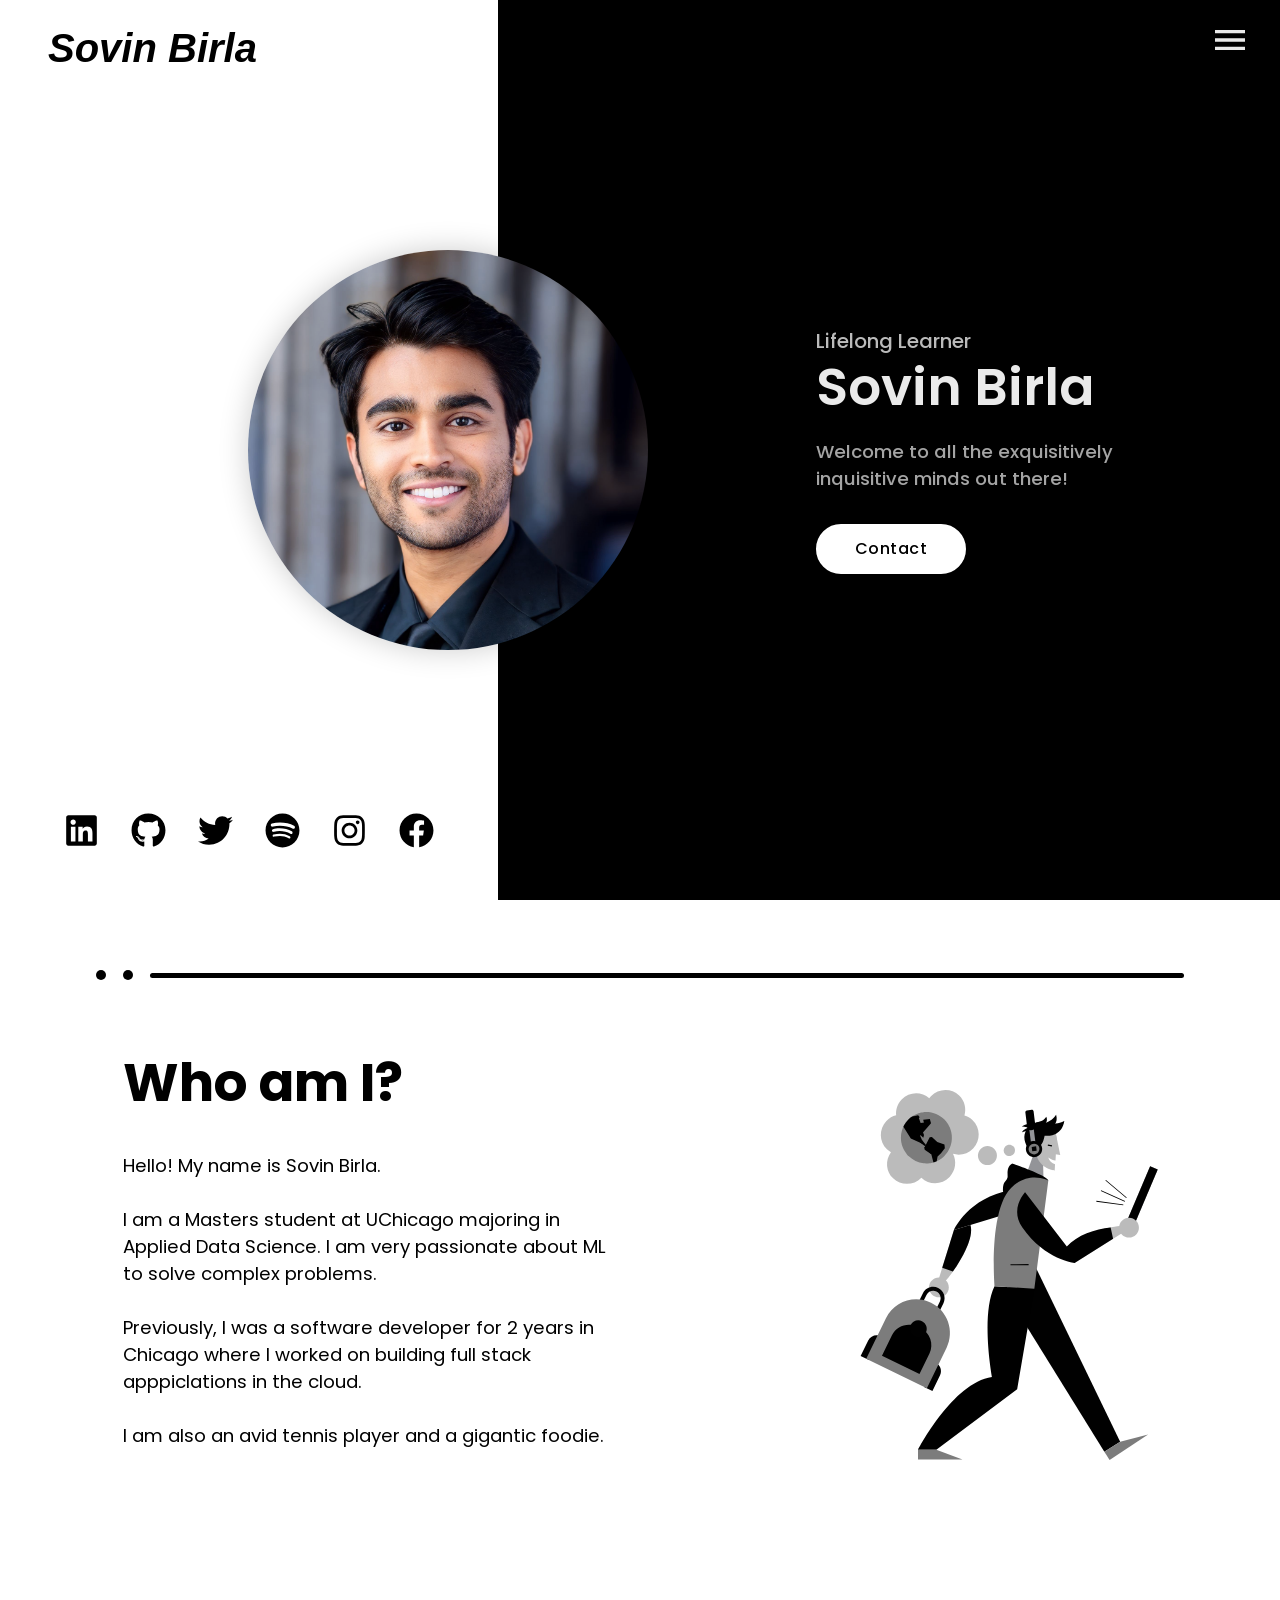
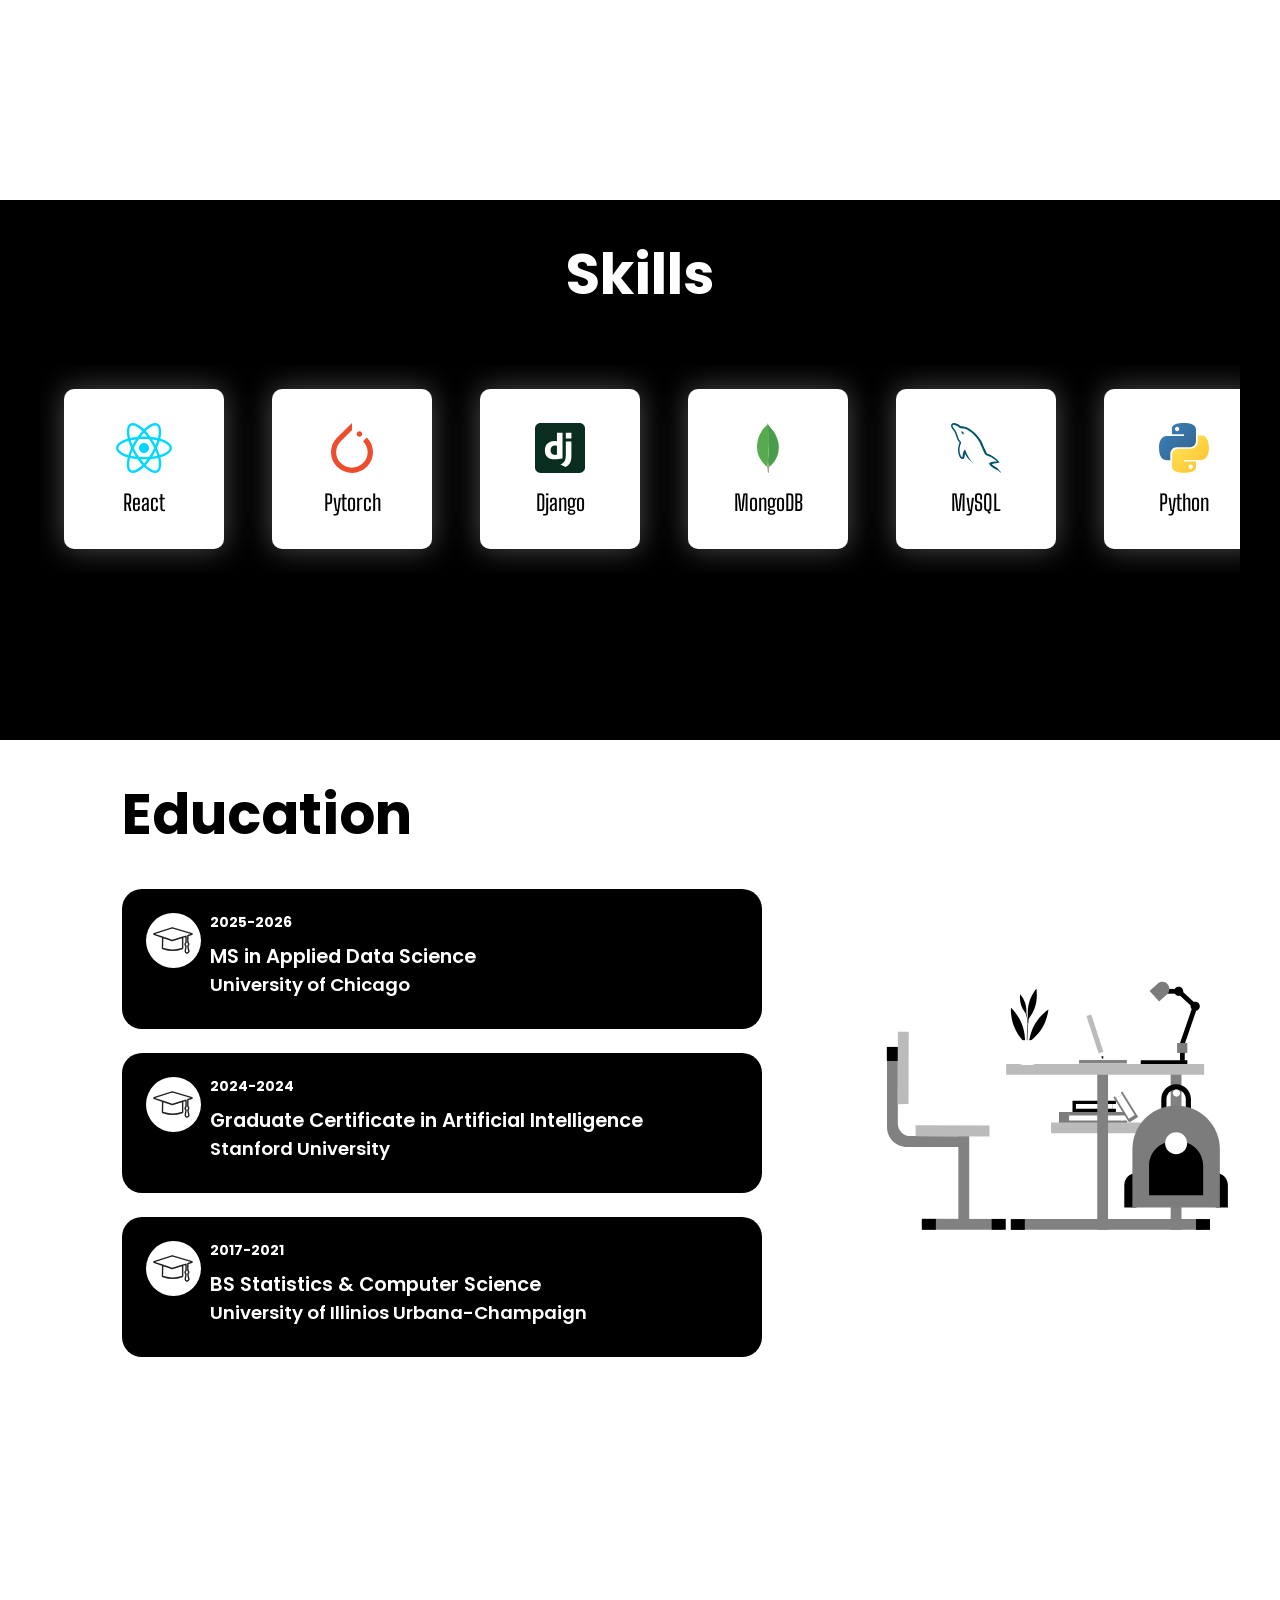
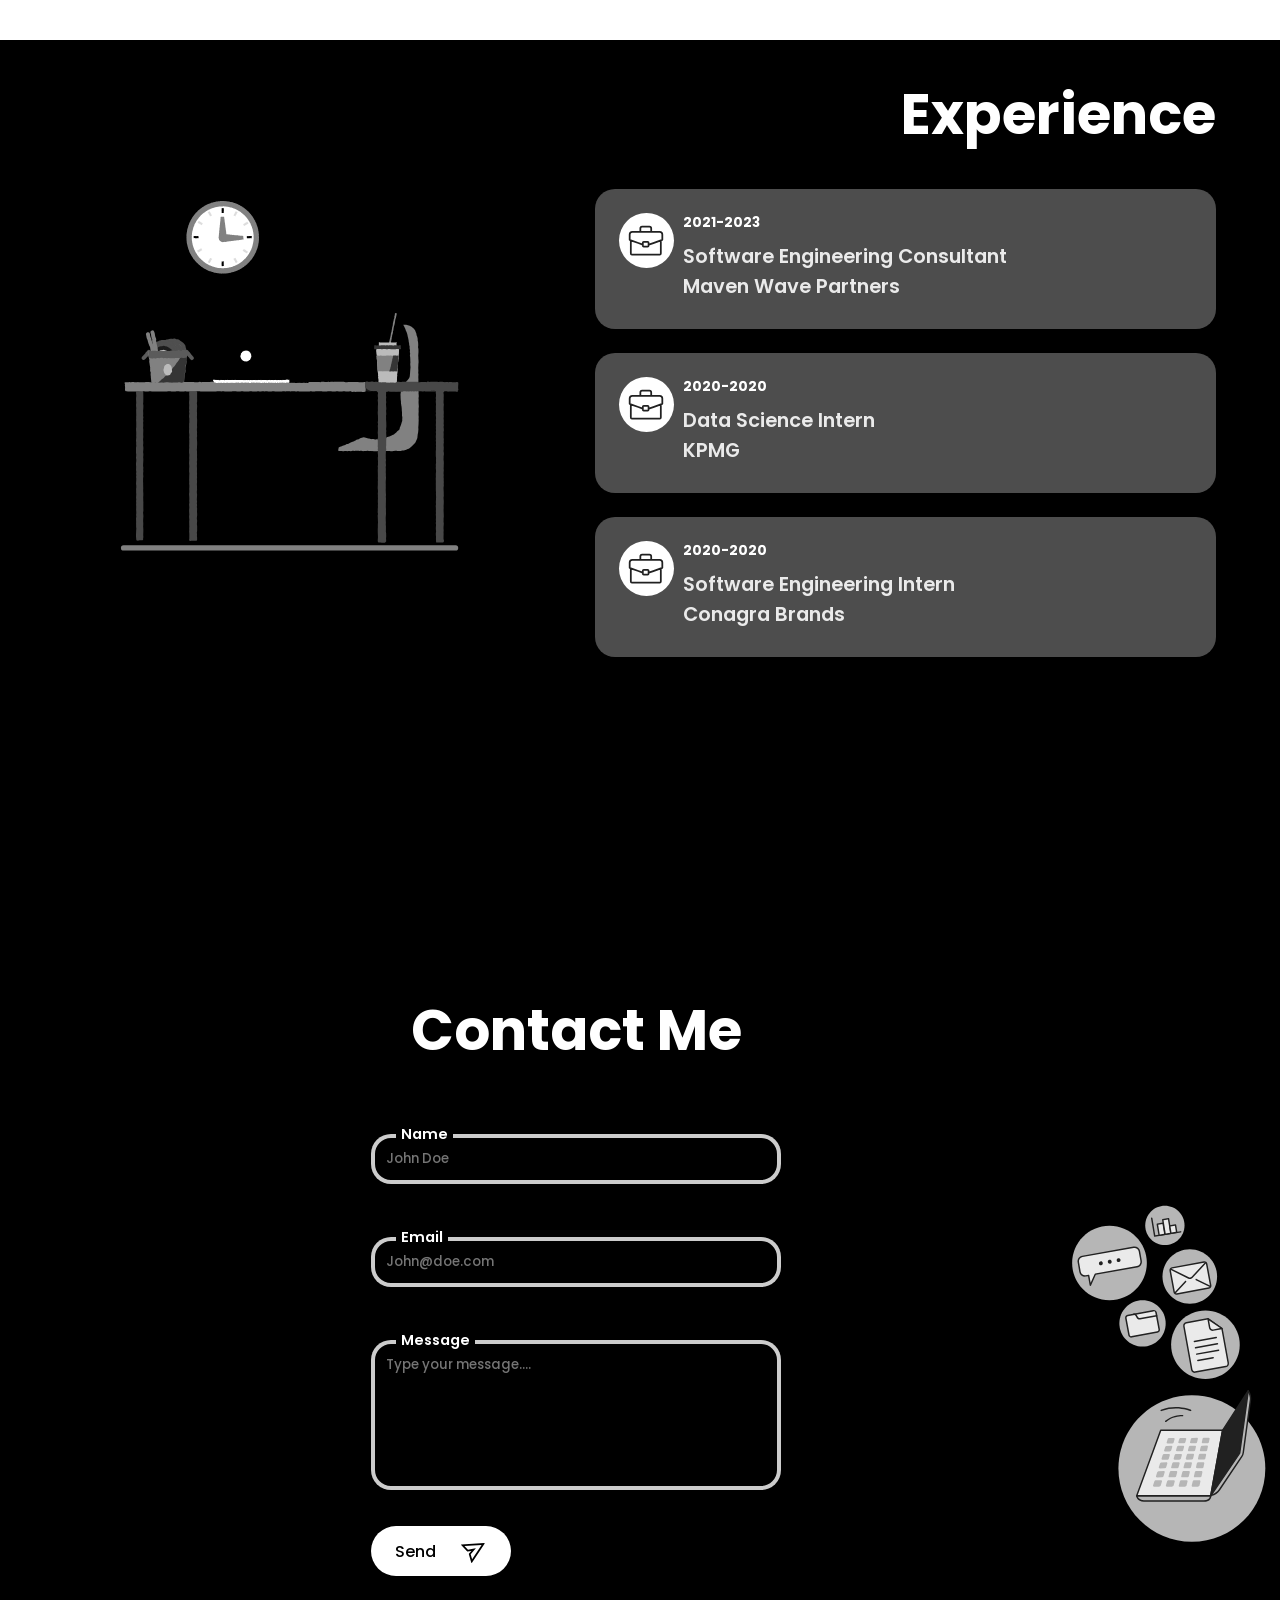
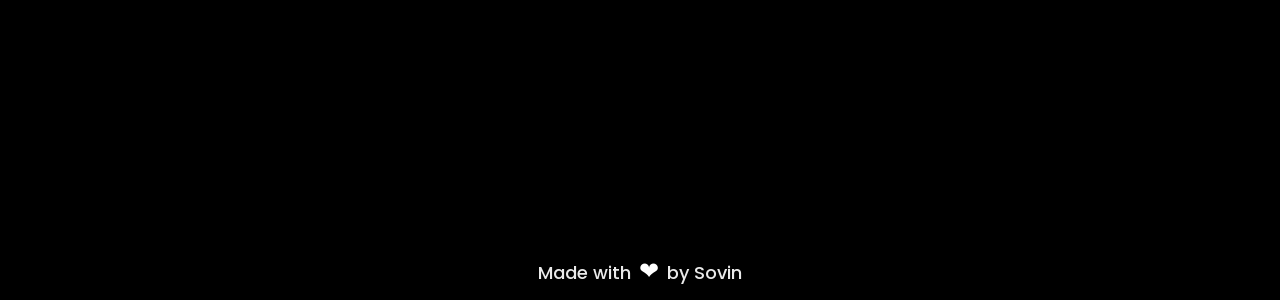
<file: index.html>
<!doctype html><html lang="en"><head><meta charset="utf-8"/><link rel="icon" href="/SKB.png"/><meta name="viewport" content="width=device-width,initial-scale=1"/><meta name="theme-color" content="#000000"/><meta name="description" content="Sovin Birla's Website"/><link rel="apple-touch-icon" href="/SKB.png"/><link rel="manifest" href="/manifest.json"/><meta name="description" content="Use Developer Portfolio and create your own personalised portfolio today! With multiple themes to choose from, our easily customisable, user friendly website is designed to cater to developers and freelancers alike."/><meta property="og:image" content="Developer Portfolio"><meta property="og:site_name" content="Developer Portfolio"/><meta property="og:title" content="Developer Portfolio"/><meta property="og:url" content="https://dev-portfolio-template.netlify.app/"/><meta property="og:type" content="website"/><meta property="og:description" content="Use Developer Portfolio and create your own personalised portfolio today! With multiple themes to choose from, our easily customisable, user friendly website is designed to cater to developers and freelancers alike."/><meta itemprop="name" content="Developer Portfolio"/><meta itemprop="url" content="https://dev-portfolio-template.netlify.app/"/><meta itemprop="description" content="Use Developer Portfolio and create your own personalised portfolio today! With multiple themes to choose from, our easily customisable, user friendly website is designed to cater to developers and freelancers alike."/><meta itemprop="thumbnailUrl" content=""/><meta name="twitter:url" content="https://dev-portfolio-template.netlify.app/"/><meta name="twitter:title" content="Developer Portfolio"><meta name="twitter:description" content="Use Developer Portfolio and create your own personalised portfolio today! With multiple themes to choose from, our easily customisable, user friendly website is designed to cater to developers and freelancers alike."><meta name="twitter:card" content="summary"/><title>Sovin Kumar Birla</title><link href="/static/css/2.7b8a7a4e.chunk.css" rel="stylesheet"><link href="/static/css/main.b1294ad6.chunk.css" rel="stylesheet"></head><body><noscript>You need to enable JavaScript to run this app.</noscript><div id="root"></div><script>!function(e){function r(r){for(var n,i,a=r[0],l=r[1],c=r[2],p=0,s=[];p<a.length;p++)i=a[p],Object.prototype.hasOwnProperty.call(o,i)&&o[i]&&s.push(o[i][0]),o[i]=0;for(n in l)Object.prototype.hasOwnProperty.call(l,n)&&(e[n]=l[n]);for(f&&f(r);s.length;)s.shift()();return u.push.apply(u,c||[]),t()}function t(){for(var e,r=0;r<u.length;r++){for(var t=u[r],n=!0,a=1;a<t.length;a++){var l=t[a];0!==o[l]&&(n=!1)}n&&(u.splice(r--,1),e=i(i.s=t[0]))}return e}var n={},o={1:0},u=[];function i(r){if(n[r])return n[r].exports;var t=n[r]={i:r,l:!1,exports:{}};return e[r].call(t.exports,t,t.exports,i),t.l=!0,t.exports}i.e=function(e){var r=[],t=o[e];if(0!==t)if(t)r.push(t[2]);else{var n=new Promise((function(r,n){t=o[e]=[r,n]}));r.push(t[2]=n);var u,a=document.createElement("script");a.charset="utf-8",a.timeout=120,i.nc&&a.setAttribute("nonce",i.nc),a.src=function(e){return i.p+"static/js/"+({}[e]||e)+"."+{3:"e921fa1f"}[e]+".chunk.js"}(e);var l=new Error;u=function(r){a.onerror=a.onload=null,clearTimeout(c);var t=o[e];if(0!==t){if(t){var n=r&&("load"===r.type?"missing":r.type),u=r&&r.target&&r.target.src;l.message="Loading chunk "+e+" failed.\n("+n+": "+u+")",l.name="ChunkLoadError",l.type=n,l.request=u,t[1](l)}o[e]=void 0}};var c=setTimeout((function(){u({type:"timeout",target:a})}),12e4);a.onerror=a.onload=u,document.head.appendChild(a)}return Promise.all(r)},i.m=e,i.c=n,i.d=function(e,r,t){i.o(e,r)||Object.defineProperty(e,r,{enumerable:!0,get:t})},i.r=function(e){"undefined"!=typeof Symbol&&Symbol.toStringTag&&Object.defineProperty(e,Symbol.toStringTag,{value:"Module"}),Object.defineProperty(e,"__esModule",{value:!0})},i.t=function(e,r){if(1&r&&(e=i(e)),8&r)return e;if(4&r&&"object"==typeof e&&e&&e.__esModule)return e;var t=Object.create(null);if(i.r(t),Object.defineProperty(t,"default",{enumerable:!0,value:e}),2&r&&"string"!=typeof e)for(var n in e)i.d(t,n,function(r){return e[r]}.bind(null,n));return t},i.n=function(e){var r=e&&e.__esModule?function(){return e.default}:function(){return e};return i.d(r,"a",r),r},i.o=function(e,r){return Object.prototype.hasOwnProperty.call(e,r)},i.p="/",i.oe=function(e){throw console.error(e),e};var a=this["webpackJsonpdeveloper-portfolio"]=this["webpackJsonpdeveloper-portfolio"]||[],l=a.push.bind(a);a.push=r,a=a.slice();for(var c=0;c<a.length;c++)r(a[c]);var f=l;t()}([])</script><script src="/static/js/2.db58ac66.chunk.js"></script><script src="/static/js/main.1110456e.chunk.js"></script></body></html>
</file>
<file: static/css/2.7b8a7a4e.chunk.css>
@charset "UTF-8";.slick-slider{box-sizing:border-box;-webkit-user-select:none;user-select:none;-webkit-touch-callout:none;-khtml-user-select:none;touch-action:pan-y;-webkit-tap-highlight-color:transparent}.slick-list,.slick-slider{position:relative;display:block}.slick-list{overflow:hidden;margin:0;padding:0}.slick-list:focus{outline:none}.slick-list.dragging{cursor:pointer;cursor:hand}.slick-slider .slick-list,.slick-slider .slick-track{transform:translateZ(0)}.slick-track{position:relative;top:0;left:0;display:block;margin-left:auto;margin-right:auto}.slick-track:after,.slick-track:before{display:table;content:""}.slick-track:after{clear:both}.slick-loading .slick-track{visibility:hidden}.slick-slide{display:none;float:left;height:100%;min-height:1px}[dir=rtl] .slick-slide{float:right}.slick-slide img{display:block}.slick-slide.slick-loading img{display:none}.slick-slide.dragging img{pointer-events:none}.slick-initialized .slick-slide{display:block}.slick-loading .slick-slide{visibility:hidden}.slick-vertical .slick-slide{display:block;height:auto;border:1px solid transparent}.slick-arrow.slick-hidden{display:none}.slick-loading .slick-list{background:#fff url([data-uri]) 50% no-repeat}@font-face{font-family:"slick";font-weight:400;font-style:normal;src:url(/static/media/slick.a4e97f5a.eot);src:url(/static/media/slick.a4e97f5a.eot?#iefix) format("embedded-opentype"),url(/static/media/slick.29518378.woff) format("woff"),url(/static/media/slick.c94f7671.ttf) format("truetype"),url(/static/media/slick.2630a3e3.svg#slick) format("svg")}.slick-next,.slick-prev{font-size:0;line-height:0;position:absolute;top:50%;display:block;width:20px;height:20px;padding:0;transform:translateY(-50%);cursor:pointer;border:none}.slick-next,.slick-next:focus,.slick-next:hover,.slick-prev,.slick-prev:focus,.slick-prev:hover{color:transparent;outline:none;background:transparent}.slick-next:focus:before,.slick-next:hover:before,.slick-prev:focus:before,.slick-prev:hover:before{opacity:1}.slick-next.slick-disabled:before,.slick-prev.slick-disabled:before{opacity:.25}.slick-next:before,.slick-prev:before{font-family:"slick";font-size:20px;line-height:1;opacity:.75;color:#fff;-webkit-font-smoothing:antialiased;-moz-osx-font-smoothing:grayscale}.slick-prev{left:-25px}[dir=rtl] .slick-prev{right:-25px;left:auto}.slick-prev:before{content:"←"}[dir=rtl] .slick-prev:before{content:"→"}.slick-next{right:-25px}[dir=rtl] .slick-next{right:auto;left:-25px}.slick-next:before{content:"→"}[dir=rtl] .slick-next:before{content:"←"}.slick-dotted.slick-slider{margin-bottom:30px}.slick-dots{position:absolute;bottom:-25px;display:block;width:100%;padding:0;margin:0;list-style:none;text-align:center}.slick-dots li{position:relative;display:inline-block;margin:0 5px;padding:0}.slick-dots li,.slick-dots li button{width:20px;height:20px;cursor:pointer}.slick-dots li button{font-size:0;line-height:0;display:block;padding:5px;color:transparent;border:0;outline:none;background:transparent}.slick-dots li button:focus,.slick-dots li button:hover{outline:none}.slick-dots li button:focus:before,.slick-dots li button:hover:before{opacity:1}.slick-dots li button:before{font-family:"slick";font-size:6px;line-height:20px;position:absolute;top:0;left:0;width:20px;height:20px;content:"•";text-align:center;opacity:.25;color:#000;-webkit-font-smoothing:antialiased;-moz-osx-font-smoothing:grayscale}.slick-dots li.slick-active button:before{opacity:.75;color:#000}
/*# sourceMappingURL=2.7b8a7a4e.chunk.css.map */
</file>
<file: static/css/main.b1294ad6.chunk.css>
@import url(https://fonts.googleapis.com/css2?family=Poppins:wght@100;200;300;400;500;600;700;800&display=swap);@import url(https://fonts.googleapis.com/css2?family=Big+Shoulders+Text:wght@100;300;400;500;600;700&display=swap);@import url(https://fonts.googleapis.com/css2?family=Roboto:wght@100;300;400;500;700&display=swap" rel="stylesheet);@import url(https://fonts.googleapis.com/css2?family=Noto+Sans+TC:wght@100;300;400;500;700&display=swap);@import url(https://fonts.googleapis.com/css2?family=Montserrat:ital,wght@0,100;0,200;0,300;0,400;0,500;0,700;0,800;0,900;1,100;1,200;1,300;1,400&display=swap);@import url(https://fonts.googleapis.com/css2?family=Raleway:ital,wght@0,100;0,200;0,300;0,400;0,500;0,600;0,700;0,800;1,100;1,200&display=swap);@import url(https://fonts.googleapis.com/css2?family=Caveat:wght@400;500;600&display=swap);@font-face{font-family:"BestermindRegular";src:url(/static/media/BestermindRegular.e58a1922.ttf);src:url(/static/media/BestermindRegular.e58a1922.ttf) format("embedded-opentype"),url(/static/media/BestermindRegular.e58a1922.ttf) format("truetype"),}*{margin:0;box-sizing:border-box}a{text-decoration:none}::-webkit-scrollbar{width:10px;height:10px}::-webkit-scrollbar-track{background:#555}::-webkit-scrollbar-thumb{background:#555;border-radius:10px;-webkit-transition:.3s;transition:.3s}img{-webkit-touch-callout:none;-webkit-user-select:none;user-select:none}@media screen and (max-width:400px){body{overflow-x:hidden}}@media only screen and (min-device-width:320px) and (max-device-width:480px) and (-webkit-device-pixel-ratio:2) and (device-aspect-ratio:2/3){body{overflow-x:hidden}}.navbar{height:6.5rem;position:absolute;background-color:initial;z-index:99;justify-content:center}.navbar,.navbar--container{display:flex;align-items:center;width:100%}.navbar--container{justify-content:space-between;padding:0 3rem;margin-top:1rem;position:fixed;top:10px}.navbar--container>h1{font-family:"Copperplate",sans-serif;font-weight:700;font-style:italic;color:var(--primary-2);font-size:2.5rem;-webkit-user-select:none;user-select:none}.navLink--container{margin-top:5rem}.drawer>.MuiBackdrop-root{background:rgba(33,33,33,.15)!important;-webkit-backdrop-filter:blur(20px)!important;backdrop-filter:blur(20px)!important}@media (max-width:1100px){.navbar--container{padding:0 2rem}.nav-menu,.navbar--container>h1{font-size:2.2rem}.nav-menu{margin-top:-1.5rem}}@media (max-width:800px){.navLink--container{margin-top:3rem}}@media (max-width:600px){.nav-menu{color:var(--primary-2)}.navbar--container>h1{font-size:2rem}.nav-menu:hover{color:var(--primary-2)}.MuiDrawer-paper{border-radius:0!important}}@media only screen and (min-device-width:320px) and (max-device-width:480px) and (-webkit-device-pixel-ratio:2) and (device-aspect-ratio:2/3){.navbar{height:5rem}.navbar--container{padding:0 1rem;margin-top:0}.navbar--container>h1{font-size:1.5rem}}.footer{font-family:"var(--primaryFont)",sans-serif;height:60px;width:100%;display:flex;justify-content:center;align-items:center}.footer p{font-weight:500;font-family:var(--primaryFont);font-size:18px}.footer p span{font-size:24px}.landing{height:100vh;width:100%;justify-content:center}.landing--container{display:flex;align-items:center;justify-content:center;height:100%;position:relative}.landing--img{--img-size:400px;position:absolute;left:35%;transform:translateX(-50%);width:var(--img-size);height:var(--img-size);object-fit:cover;border-radius:50%;box-shadow:0 0 30px rgba(0,0,0,.2);transition:opacity .3s}.landing--container-left{flex:35% 1;height:100%;align-items:flex-end}.landing--container-left,.lcl--content{display:flex;justify-content:flex-start}.lcl--content{margin:3rem;width:100%;align-items:center}.landing--social{font-size:35px;margin:0 1rem;transition:transform .5s}.landing--social:hover{transform:scale(1.2)}.landing--container-right{flex:65% 1;height:100%;background-color:#eaeaea;display:flex;flex-direction:column;align-items:center;justify-content:center}.lcr--content{width:45%;margin-right:7rem;margin-inline-start:auto;font-family:var(--primaryFont);font-style:normal}.lcr--content h6{font-weight:500;font-size:1.25rem;margin-bottom:-.85rem;opacity:.8}.lcr--content h1{font-weight:600;font-size:3.25rem;line-height:110%;margin:1rem 0}.lcr--content p{margin-top:1.45rem;font-weight:500;font-size:1.15rem;opacity:.7}.lcr-buttonContainer{margin-top:2rem;width:350px;display:flex;align-items:center;justify-content:space-between;font-family:"var(--primaryFont)",sans-serif}@media (max-width:1100px){.landing--img{--img-size:350px}.lcl--content{margin:2rem}.lcr--content h6{font-size:1.1rem}.lcr--content h1{font-size:3rem}.lcr--content p{margin-top:.3rem;margin-bottom:1rem;font-weight:500;font-size:1rem}.lcr-buttonContainer{margin-top:1rem;flex-direction:column;width:200px;height:120px;align-items:flex-start}}@media (max-width:900px){.landing--img{--img-size:300px}.landing--social{font-size:30px}.lcr--content{width:60%;margin-top:10%;margin-right:6%}.lcr-buttonContainer{margin-top:1rem;flex-direction:column;width:200px;height:120px;align-items:flex-start}.lcr-buttonContainer button:nth-child(2){display:none}}@media (max-width:600px){.landing--container{flex-direction:column;justify-content:space-between}.landing--img{--img-size:200px;left:50%;top:30%;border:8px solid #eaeaea;transform:translate(-50%,-50%)}.landing--container-left{flex:initial;width:100%;height:30%}.landing--social{display:none}.landing--container-right{box-sizing:border-box;flex:initial;height:70%;width:100%;background-color:#eaeaea;align-items:center;justify-content:center;padding:0 2rem}.lcr--content{margin-top:20%;margin-right:0;width:100%}.lcr--content h6{font-size:1rem;text-align:center}.lcr--content h1{font-size:2.5rem;text-align:center}.lcr--content p{font-size:.95rem;text-align:center;margin:0 auto;width:90%}.lcr-buttonContainer{margin:0 auto;display:flex;align-items:center;justify-content:center}.lcr-buttonContainer button{margin-top:-20%}}@media (max-width:500px){.lcr--content{margin-top:35%}}@media (max-width:370px){.lcr--content{margin-top:60%}}@media only screen and (min-device-width:320px) and (max-device-width:480px) and (-webkit-device-pixel-ratio:2) and (device-aspect-ratio:2/3){.landing{height:100%}.landing--img{--img-size:150px;left:50%;top:20%}}.about{min-height:100vh;position:relative}.about .line-styling{position:absolute;top:50px;left:50%;transform:translateX(-50%);height:50px;width:85%;display:flex;align-items:center;justify-content:space-between}.about .line-styling .style-circle{width:10px;height:10px;border-radius:50%}.about .line-styling .style-line{width:95%;height:5px;border-radius:10px}.about-body{flex-direction:row;align-items:center;justify-content:space-around;padding-top:8rem}.about-body,.about-description{display:flex;height:-moz-fit-content;height:fit-content}.about-description{flex-direction:column;align-items:flex-start;justify-content:space-evenly;flex:0.5 1;width:100%}.about-description>h2{margin-bottom:40px;font-size:3.5rem;font-family:var(--primaryFont)}.about-description>p{font-size:1.25rem;color:#e0d9d9;font-family:var(--primaryFont)}.about-img{margin-top:40px;pointer-events:none}.about-img>img{width:380px;flex:0.5 1}@media (min-width:992px) and (max-width:1380px){.about-description>h2{font-size:3.3rem;margin-bottom:30px}.about-description>p{font-size:1.15rem}.about-img>img{width:300px}}@media screen and (max-width:992px){.about .line-styling{top:20px}.about-body{padding-top:2rem;display:flex;flex-direction:column-reverse;align-items:center;justify-content:space-evenly}.about-description{flex:0.6 1;box-sizing:border-box;padding:20px}.about-description>h2{font-size:3rem;margin-bottom:20px}.about-description>p{font-size:1.1rem}.about-img>img{width:250px;flex:0.4 1}}@media screen and (max-width:800px){.about .line-styling .style-circle{width:8px;height:8px;border-radius:50%}.about-description>h2{align-self:center}}@media screen and (max-width:600px){.about .line-styling .style-circle{width:5px;height:5px;border-radius:50%}.about .line-styling .style-line{width:93%;height:3px;border-radius:10px}.about-description>h2{font-size:2.5rem}.about-description>p{font-size:.95rem}.about-img>img{width:200px}}.skills{flex-direction:column;justify-content:flex-start;min-height:60vh;padding:2.5rem 2rem 2rem}.skills,.skillsHeader{display:flex;align-items:center}.skillsHeader{justify-content:center}.skillsHeader h2{font-family:var(--primaryFont);font-style:normal;font-weight:700;font-size:3.5rem;text-align:center}.skillsContainer{display:flex;align-items:center;justify-content:center;width:100%;margin-top:3.5rem;padding:0 2rem}.skill--scroll{width:100%;margin:0 2rem}.skill--box{background:#fafafa;box-shadow:0 10px 20px rgba(0,0,0,.12);border-radius:10px;width:160px;height:160px;margin:1.5rem;display:flex;flex-direction:column;align-items:center;justify-content:center;padding:2rem 1rem;transition:.3s ease-in-out}.skill--box:hover{transform:scale(1.15)}.skill--box>img{height:50px;pointer-events:none}.skill--box h3{font-family:Big Shoulders Text;font-style:normal;font-weight:500;font-size:22px;text-align:center;margin-top:1rem}.marquee{padding:3rem 0}@media (min-width:992px) and (max-width:1380px){.skills{padding:2rem 1rem 1rem}.skillsContainer{padding:1.5rem;margin-top:1.5rem}}@media screen and (max-width:992px){.skills{padding:1rem;min-height:100%}.skillsContainer{padding:1rem;margin:1rem 0}.skillsHeader h2{font-size:3.2rem}.skill--box{width:150px;height:150px;margin:1.2rem;padding:2rem 1rem}.skill--box>img{height:45px}.skill--box h3{font-size:20px;margin-top:1rem}}@media screen and (max-width:800px){.skills,.skillsContainer{padding:.5rem}.skillsHeader h2{font-size:3rem}.skill--scroll{width:100%;margin:0}}@media screen and (max-width:600px){.skill--box{width:135px;height:135px;margin:1.2rem;padding:2rem 1rem}.skill--box>img{height:40px}.skillsHeader h2{font-size:2.5rem}.skill--box h3{font-size:18px;margin-top:1rem}}.testimonials{font-family:var(--primaryFont);height:100vh;display:flex;flex-direction:column;align-items:center;justify-content:center;overflow:hidden}.slick-slider{height:100%!important;width:100%}.slick-initialized,.slick-list{overflow:hidden}.slick-list{position:relative;display:block;margin:0;padding:0;width:100%}.slick-dots{position:relative!important;bottom:1rem!important}.testimonials--header h1{font-style:normal;font-weight:700;font-size:3.5rem;text-align:center}.testimonials--body{display:flex;flex-direction:column;align-items:center;text-align:center;width:95%;margin-top:1rem;position:relative}.testimonials--body .quote{font-size:4rem;position:absolute;z-index:10;transform:translateY(50%);opacity:.5}.testimonials--body button{position:absolute;top:50%;transform:translateY(-50%);width:60px;height:60px;border-radius:50%;-webkit-appearance:none;appearance:none;outline:none;border:none;display:flex;align-items:center;justify-content:center;font-size:1.6rem}.testimonials--body .prevBtn{left:5%;cursor:pointer}.testimonials--body .nextBtn{right:5%;cursor:pointer}.testimonials--slider{display:flex;flex-direction:column;align-items:center;text-align:center;width:70%}.single--testimony{padding:2rem;height:500px;position:relative}.single--testimony,.testimonials--container{width:100%;display:flex;flex-direction:column;align-items:center;justify-content:center}.testimonials--container{height:100%}.review--img{margin:0 auto;width:100px;height:100px;border-radius:50%;z-index:3;transform:translateY(50%);box-shadow:0 0 5px rgba(0,0,0,.2);display:flex;align-items:center;justify-content:center}.review--img img{width:90px}.review--content{margin:0 auto;width:90%;height:250px;border-radius:200px;box-sizing:border-box;padding:60px 40px 30px;display:flex;flex-direction:column;align-items:center;justify-content:center}.review--content p{font-style:italic;font-weight:300;width:80%}.review--content h1{font-size:1.5rem;font-weight:600;margin-top:10px}.review--content h4{font-size:1rem;font-weight:500}@media (max-width:992px){.testimonials{height:100%;padding-bottom:2rem}.testimonials--header h1{font-size:3rem;margin-top:1.75rem}.testimonials--body .quote{font-size:3.5rem}.review--content{border-radius:50px}}@media (max-width:768px){.testimonials--header h1{font-size:2.5rem}.testimonials--body{width:100%}.testimonials--body button{display:none}.testimonials--slider{width:90%}.review--content{border-radius:50px}}@media (max-width:576px){.review--img{margin:initial;align-self:flex-start}.review--content{border-radius:20px;min-height:300px}.review--content p{font-size:.9rem;width:90%}.review--content h1{font-size:1.3rem}.review--content h4{font-size:.9rem}}@media (max-width:360px){.testimonials--header h1{font-size:2.2rem}.testimonials--body .quote{font-size:3rem}.testimonials--slider{width:100%}.review--img{width:80px;height:80px}.review--img img{width:70px}.review--content{min-height:350px}}.blog{flex-direction:column;justify-content:flex-start;min-height:100vh;padding:2rem;overflow-x:hidden}.blog,.blog--header{display:flex;align-items:center}.blog--header{justify-content:center;width:100%;margin:1rem}.blog--header h1{margin-bottom:40px;font-size:3.5rem;font-family:var(--primaryFont)}.blog--body{flex-direction:column}.blog--body,.blog--bodyContainer{width:100%;display:flex;align-items:center;justify-content:center}.blog--bodyContainer{grid-gap:4.5rem;gap:4.5rem}.blog--viewAll{width:100%;margin-top:1rem;padding:2rem;display:flex;align-items:center;justify-content:flex-end}.blog--viewAll a button{outline:none;border:none;width:150px;height:48px;display:flex;align-items:center;justify-content:space-between;text-transform:inherit;border-radius:45px;font-size:1.05rem;font-family:var(--primaryFont);font-weight:500;padding-left:1.5rem;cursor:pointer}@media screen and (max-width:992px){.blog--bodyContainer{display:flex;flex-direction:column;align-items:center;justify-content:center;width:100%}}@media screen and (max-width:800px){.blog--header h1{font-size:3rem;margin-bottom:30px}}@media screen and (max-width:600px){.blog--header h1{font-size:2.5rem;margin-bottom:20px}.blog--viewAll{position:relative;margin-top:2.5rem}.blog--viewAll a{position:absolute;left:50%;transform:translateX(-50%)}}.singleBlog{height:420px;width:320px;display:flex;flex-direction:column;align-items:center;justify-content:baseline;border-radius:5px}.singleBlog--image{height:50%;overflow:hidden}.singleBlog--image,.singleBlog--image>img{width:100%;border-top-left-radius:5px;border-top-right-radius:5px}.singleBlog--image>img{object-fit:cover;height:100%;transition:transform 1s,filter 2s ease-in-out;filter:blur(1px);transform:scale(1)}.singleBlog:hover>.singleBlog--image>img{filter:grayscale(0);transform:scale(1.1)}.singleBlog--body{padding:1rem}.singleBlog--body p{font-family:var(--primaryFont);font-weight:600;font-size:13px;margin-bottom:.65rem}.singleBlog--body h3{font-family:var(--primaryFont);margin-bottom:.55rem;font-size:19px;line-height:115%}.singleBlog--body h6{font-family:"Noto Sans TC",sans-serif;font-size:15px;line-height:139%;font-weight:500;opacity:.9}@media (min-width:992px) and (max-width:1380px){.singleBlog{height:430px}}@media screen and (max-width:992px){.singleBlog{height:450px;background-color:#abf0f0;margin:2rem 0;display:flex;flex-direction:column;align-items:center;justify-content:baseline}}@media screen and (max-width:800px){.singleBlog{height:450px;margin:1rem auto}}@media screen and (max-width:700px){.singleBlog{height:450px;margin:1rem auto}}@media screen and (max-width:600px){.singleBlog{height:450px;width:300px;margin:1rem 0}.singleBlog--image>img{filter:blur(0)}}@media screen and (max-width:320px){.singleBlog{transform:scale(.9)}}.education{min-height:100vh}.education-body{flex-direction:row;align-items:center;color:rgba(62,195,55,.702)}.education-body,.education-description{display:flex;justify-content:center;width:100%}.education-description{flex:0.65 1;padding:2rem;flex-direction:column;align-items:flex-start;margin-left:7%}.education-description>h1{font-size:3.5rem;font-family:var(--primaryFont);margin-bottom:2rem}.education-card{display:flex;flex-direction:row;align-items:flex-start;justify-content:flex-start;width:90%;height:140px;padding:1.5rem;border-radius:20px;margin-bottom:1.5rem;transition:background-color .2s ease-in-out}.educard-img{border-radius:50%;width:55px;height:55px;display:flex;align-items:center;justify-content:center;flex-shrink:0}.educard-img>img{width:40px}.education-details{margin-left:.6rem}.education-details>h6{font-family:var(--primaryFont);font-size:.85rem;font-weight:700;margin-bottom:.5rem}.education-details>h4{font-size:1.225rem}.education-details>h4,.education-details>h5{font-family:var(--primaryFont);font-weight:600}.education-details>h5{font-size:1.15rem}.education-image{box-sizing:border-box;padding:1rem;flex:0.35 1;margin-top:1rem;pointer-events:none}.education-image>img{width:100%}@media screen and (max-width:992px){.education{min-height:100%}.education-image{display:none}.education-description{flex:1 1;margin:auto}.education-description>h1{font-size:3.2rem}.education-card{width:100%;padding:1.5rem;margin-bottom:1.5rem}}@media screen and (max-width:800px){.education-description>h1{font-size:3rem;margin-bottom:2rem;align-self:center}.education-description{padding:1rem}.education-card{padding:1rem;margin-bottom:1.5rem;height:130px}.educard-img{border-radius:50%;width:45px;height:45px}.educard-img>img{width:30px}.education-details>h6{font-size:.85rem;margin-bottom:.45rem}.education-details>h4{font-size:1.125rem;line-height:126%}.education-details>h5{font-size:1.05rem;line-height:126%}}@media screen and (max-width:600px){.education-description>h1{font-size:2.5rem}}.experience{min-height:100vh}.experience-body{flex-direction:row;align-items:center}.experience-body,.experience-description{display:flex;justify-content:center;width:100%}.experience-description{flex:0.65 1;padding:2rem;flex-direction:column;align-items:flex-end;margin-right:2rem}.experience-description>h1{font-size:3.5rem;font-family:var(--primaryFont);margin-bottom:2rem}.experience-card{display:flex;flex-direction:row;align-items:flex-start;justify-content:flex-start;width:90%;height:140px;padding:1.5rem;border-radius:20px;margin-bottom:1.5rem;transition:background-color .2s ease-in-out}.expcard-img{border-radius:50%;width:55px;height:55px;display:flex;align-items:center;justify-content:center;flex-shrink:0}.expcard-img>img{width:36px;pointer-events:none}.experience-details{margin-left:.6rem}.experience-details>h6{font-family:var(--primaryFont);font-size:.85rem;font-weight:700;margin-bottom:.5rem}.experience-details>h4{font-size:1.225rem}.experience-details>h4,.experience-details>h5{font-family:var(--primaryFont);font-weight:600}.experience-details>h5{font-size:1.15rem}.experience-image{box-sizing:border-box;padding:1rem;flex:0.35 1;margin-left:7%;margin-top:1rem;pointer-events:none}.experience-image>img{width:100%;pointer-events:none}@media screen and (max-width:992px){.experience{min-height:100%}.experience-image{display:none}.experience-description{flex:1 1;margin:auto}.experience-description>h1{font-size:3.2rem}.experience-card{width:100%;padding:1.5rem;margin-bottom:1.5rem}}@media screen and (max-width:800px){.experience-description>h1{font-size:3rem;margin-bottom:2rem;align-self:center}.experience-description{padding:1rem}.experience-card{padding:1rem;margin-bottom:1.5rem;height:130px}.expcard-img{border-radius:50%;width:45px;height:45px}.expcard-img>img{width:30px}.experience-details>h6{font-size:.85rem;margin-bottom:.45rem}.experience-details>h4{font-size:1.125rem;line-height:126%}.experience-details>h5{font-size:1.05rem;line-height:126%}}@media screen and (max-width:600px){.experience-description>h1{font-size:2.5rem}}.contacts{min-height:100vh;display:flex;flex-direction:column;align-items:flex-start;justify-content:flex-start;position:relative}.contacts--img{position:absolute;right:30px;width:380px;pointer-events:none}.contacts--container{display:flex;flex-direction:column;align-items:flex-start;justify-content:center;padding:2rem 6rem 3rem;width:100%;height:100%;margin-top:2rem}.contacts--container>h1{font-family:var(--primaryFont);font-size:3.5rem;margin-bottom:2.5rem;text-align:center;width:100%}.contacts-body{display:flex;flex-direction:row;align-items:flex-start;justify-content:center;width:100%}.contacts-form{display:flex;flex:0.4 1;width:100%}.contacts-form form{display:flex;flex-direction:column;align-items:flex-start;justify-content:space-evenly;width:100%}.input-container{width:100%}.form-input{height:50px}.form-input,.form-message{box-sizing:border-box;border-radius:50px;outline:none;margin-bottom:2rem;padding:.7rem;border-radius:20px;width:100%;resize:none}.form-message{height:150px}.submit-btn button{border:none;outline:none;width:140px;height:50px;border-radius:50px;font-weight:500;display:flex;flex-direction:row;align-items:center;justify-content:space-evenly;cursor:pointer}.submit-btn button p{font-size:16px;font-family:var(--primaryFont)}.submit-icon{display:flex;align-items:center;justify-content:center;padding:5px}.send-icon{font-size:25px;transform-origin:center;transform:translate(5px,-3px) rotate(-30deg)}.success-icon{font-size:28px;transition:all .3s ease-in-out .8s}.contacts-details{display:flex;flex-direction:column;align-items:flex-start;justify-content:space-evenly;flex:1 1;box-sizing:border-box;padding-left:7rem;margin-top:1.2rem}.personal-details{display:flex;flex-direction:row;align-items:center;justify-content:flex-start;width:100%;margin-bottom:2.5rem}.personal-details p{margin-left:1.5rem;font-size:18px;line-height:110%;font-weight:500;font-family:var(--primaryFont);width:45%;word-break:break-word}.socialmedia-icons{width:90%;display:flex;flex-wrap:wrap;align-items:center;justify-content:center;grid-gap:1.5rem;gap:1.5rem;margin-top:4rem}@media (min-width:992px) and (max-width:1380px){.contacts--img{position:absolute;right:0;bottom:270px;width:240px}.contacts--container{padding:2rem 4rem;width:90%;margin-top:1rem}}@media screen and (max-width:992px){.contacts--img{display:none}.contacts--container{width:100%;margin-top:1rem}.contacts--container>h1{font-size:3rem;margin:0 0 1.2rem}.contacts-details{padding-left:4rem}.personal-details p{margin-left:1rem;font-size:1rem}}@media screen and (max-width:800px){.contacts--container h1{font-size:3rem;margin-bottom:30px}.contacts--container{padding:2rem;margin-top:0;align-items:center}.contacts-body{display:flex;flex-direction:column;align-items:center}.contacts-form{display:flex;flex:1 1;width:80%}.form-input{margin-bottom:.45rem}.contacts-form form{align-items:flex-end}.contacts-details{padding:1rem;align-items:center;margin-top:2rem}.socialmedia-icons{width:100%;grid-gap:1.5rem;gap:1.5rem;margin-top:2rem}.personal-details{margin-bottom:1.8rem}.personal-details p{margin-left:1.2rem;width:95%}}@media screen and (max-width:600px){.contacts-form{display:flex;flex:1 1;width:100%}.contacts--container h1{font-size:2.5rem;margin-bottom:20px}}@media screen and (max-width:400px){.contacts-details{padding:0;align-items:center;margin-top:2rem}.submit-btn{align-self:center}}@media only screen and (min-device-width:320px) and (max-device-width:480px) and (-webkit-device-pixel-ratio:2) and (device-aspect-ratio:2/3){.contacts-details{padding:0}}@keyframes spin{0%{opacity:1;transform:translate(5px,-3px) rotate(0deg)}to{transform:rotate(359deg)}}@keyframes fly{10%{transform:rotate(0deg)}20%{transform:translateX(-10px)}70%{transform:translateX(60px)}to{transform:translateX(80px)}}.projects{flex-direction:column;justify-content:flex-start;min-height:100vh;overflow-x:hidden;padding:2rem}.projects,.projects--header{display:flex;align-items:center}.projects--header{justify-content:center;width:100%;margin:1rem}.projects--header h1{margin-bottom:40px;font-size:3.5rem;font-family:var(--primaryFont)}.projects--body{flex-direction:column}.projects--body,.projects--bodyContainer{width:100%;display:flex;align-items:center;justify-content:center}.projects--bodyContainer{grid-gap:4.5rem;gap:4.5rem}.projects--viewAll{width:100%;padding:2rem;display:flex;align-items:center;justify-content:flex-end;margin-top:2rem}.projects--viewAll a button{outline:none;border:none;width:150px;height:48px;display:flex;align-items:center;justify-content:space-between;text-transform:inherit;border-radius:45px;font-size:1.05rem;font-family:var(--primaryFont);font-weight:500;padding-left:1.5rem;cursor:pointer}@media screen and (max-width:1200px){.projects--bodyContainer{display:flex;flex-direction:column;align-items:center;justify-content:center;width:100%}}@media screen and (max-width:800px){.projects--header h1{font-size:3rem;margin-bottom:30px}}@media screen and (max-width:600px){.projects--header h1{font-size:2.5rem;margin-bottom:20px}.projects--viewAll{position:relative;margin-top:4rem}.projects--viewAll a{position:absolute;left:50%;transform:translateX(-50%)}}.singleProject{box-shadow:4px 4px 8px rgba(36,3,3,.2);width:550px;margin:auto;height:460px;border-radius:10px;justify-content:center;padding:1.4rem 1rem;position:relative;cursor:pointer;overflow:hidden}.projectContent,.singleProject{display:flex;flex-direction:column;align-items:center}.projectContent{justify-content:space-between;width:100%;height:100%}.projectContent>h2{font-family:var(--primaryFont);font-style:normal;font-weight:600;font-size:1.525rem;line-height:110%;text-align:center}.projectContent>img{width:100%;height:60%;transition:opacity .7s .3s}.singleProject:hover img{opacity:0}.project--showcaseBtn{display:flex;align-items:center;justify-content:space-between;width:100%}.project--showcaseBtn>a{cursor:pointer;text-decoration:none;transition:transform .5s .3s}.singleProject:hover .project--showcaseBtn a:nth-child(2){transform:translateX(-140px) scale(1.1)!important}.singleProject .project--desc{position:absolute;width:95%;height:200px;left:0;top:0;transform:translate(-110%,40%);padding:15px;border-radius:0 20px 20px 0;transition:transform .9s;line-height:110%;display:flex;align-items:center;justify-content:center;font-family:var(--primaryFont)}.singleProject:hover .project--desc{transform:translate(-2%,40%)}.singleProject .project--lang{position:absolute;bottom:20px;right:0;width:140px;font-size:.8rem;display:flex;justify-content:center;grid-gap:.5rem;gap:.5rem;flex-direction:column;border-radius:10px 0 0 10px;transform:translateX(100%);transition:transform .5s .3s;padding:.825rem}.singleProject:hover .project--lang{transform:translateX(0)}.project--lang>span{font-family:var(--primaryFont);font-weight:500;word-break:break-word;line-height:100%}@media screen and (max-width:600px){.singleProject{width:300px}}.services{min-height:100vh;flex-direction:column;justify-content:flex-start;padding:3.7rem}.services,.services-header{display:flex;align-items:center}.services-header{justify-content:center;width:100%}.services-header>h1{margin-bottom:20px;font-size:3.5rem;font-family:var(--primaryFont)}.services-body{display:flex;flex-direction:column;align-items:center;justify-content:flex-start;margin-bottom:2rem}.services-body>p{font-family:var(--primaryFont);font-weight:400;font-size:1.5rem;width:60%;text-align:center;margin-bottom:6rem}.services-bodycontainer{display:flex;align-items:center;justify-content:center;grid-gap:4.5rem;gap:4.5rem;width:100%;flex-wrap:wrap}@media (min-width:992px) and (max-width:1380px){.services{padding:2.7rem}.services-body>p{width:70%}}@media screen and (max-width:992px){.services{padding:1.7rem}.services-body>p{font-size:1.25rem;width:85%;text-align:center;margin-bottom:4rem}.services-bodycontainer{grid-gap:2.5rem;gap:2.5rem}}@media screen and (max-width:800px){.services{padding:1rem}.services-header h1{font-size:3rem;margin-bottom:30px}.services-body>p{font-size:1.05rem;width:95%;text-align:center;margin-bottom:3rem}.services-bodycontainer{grid-gap:2rem;gap:2rem}}@media screen and (max-width:600px){.services{padding:.5rem}.services-header h1{font-size:2.5rem;margin-bottom:20px}.services-body p{width:80%}.services-bodycontainer{grid-gap:1rem;gap:1rem}}.single-service{box-shadow:4px 4px 8px rgba(36,3,3,.2);width:180px;height:180px;border-radius:20px;display:flex;flex-direction:column;align-items:center;justify-content:center;padding:1.4rem;transition:transform .3s ease-in-out}.single-service:hover{transform:scale(1.15)}.service-content{position:relative;height:150px;display:flex;align-items:center;justify-content:center;padding:1rem}.service-icon{position:absolute;top:15%}.service-icon>svg{font-size:2.8rem}.single-service:hover svg{animation:magic .7s ease-in-out both}@keyframes magic{0%,to{transform:translate(0)}25%{transform:translateY(-20px)}50%{transform:translate(0)}75%{transform:translateY(-10px)}}.service-content>h4{position:absolute;top:60%;height:60px;display:flex;align-items:center;justify-content:center;font-family:var(--primaryFont);font-style:normal;font-weight:600;font-size:16px;text-align:center;line-height:110%;color:#000}@media screen and (max-width:800px){.single-service{width:160px;height:160px;padding:1.2rem}.service-icon>svg{font-size:2.5rem}.service-content>h4{font-size:15px}}@media screen and (max-width:600px){.single-service{width:150px;height:150px;padding:1.2rem}.service-icon>svg{font-size:2.2rem}.service-content>h4{font-size:13px;top:50%}}.achievement{min-height:100vh;flex-direction:row;justify-content:flex-start;padding:3rem}.achievement,.achievement-body{display:flex;align-items:flex-start}.achievement-body{flex-direction:column;justify-content:space-evenly;flex:0.4 1;width:90%}.achievement-body h1{font-family:var(--primaryFont);font-size:3.5rem;margin-bottom:1.5rem}.achievement-body h4{font-size:1.75rem;font-family:"Caveat",cursive;font-weight:400}.achievement-cards{padding:2rem;flex-direction:column;justify-content:center;margin-left:5%;flex:0.6 1}.achievement-card,.achievement-cards{display:flex;align-items:flex-start;width:100%}.achievement-card{flex-direction:row;justify-content:space-between;height:170px;padding:1.5rem;border-radius:20px;margin-bottom:1.5rem;margin-left:1.5rem;transition:background-color .2s ease-in-out;position:relative}.achievecard-content{display:flex;flex-direction:column;align-items:flex-start;justify-content:space-around;width:65%}.achievecard-details2{display:flex;flex-direction:row;width:50%;align-items:center;font-family:var(--primaryFont);font-size:18px;position:absolute;bottom:7px;left:25px}.achievecard-details2 h5{width:50%}.achievecard-field{width:50%;display:flex;flex-direction:row;align-items:center}.achievecard-field svg{margin-right:6px}.achievecard-details1 h2{font-family:var(--primaryFont);font-weight:500;font-size:1.225rem;line-height:110%;margin-bottom:6px}.achievecard-details1 p{font-size:1.1rem;font-family:Roboto;font-weight:400}.achievecard-imgcontainer{width:23%}.achievecard-imgcontainer>img{width:150px;height:130px;border-radius:10px}@media (min-width:992px) and (max-width:1380px){.achievement-card{justify-content:flex-start}.achievement-body{display:flex;flex-direction:column;align-items:flex-start;justify-content:space-evenly;flex:0.3 1;width:90%}.achievement-body h1{font-family:var(--primaryFont);font-size:3.1rem}.achievement-cards{padding:1rem;margin-left:1%;width:100%;flex:0.7 1}.achievecard-imgcontainer{margin-left:1rem}}@media screen and (max-width:992px){.achievement{display:flex;flex-direction:column;align-items:center;justify-content:flex-start;width:100%;padding:2rem}.achievement-body{width:100%}.achievement-body h1{font-size:2.5rem}.achievement-cards{margin-left:0;padding:1rem 0;width:80%;margin-top:1rem}.achievement-card{margin-left:0;height:-moz-fit-content;height:fit-content}.achievecard-content{width:70%}.achievecard-details1{margin-bottom:20px}.achievecard-details1 h2{font-size:1.15rem}.achievecard-details1 p{font-size:.95rem}.achievecard-details2{width:85%;position:absolute;bottom:7px;left:25px}.achievecard-imgcontainer{width:30%;display:flex;justify-content:center}.achievecard-imgcontainer>img{width:80px;height:70px}}@media screen and (max-width:600px){.achievement{padding:1rem}.achievement-cards{width:100%}}@media screen and (max-width:600px){.achievement-body h4{font-size:1.5rem}.achievecard-details1 p{font-size:.95rem}.achievecard-imgcontainer>img{width:70px;height:60px}}.backToTop{position:fixed;right:10px;bottom:60px;height:30px;font-size:3rem;z-index:999}.backToTop button{outline:none;border:none;cursor:pointer;background:none;padding:20px}@media screen and (max-width:800px){.backToTop{right:-10px;bottom:50px;font-size:2.75rem}}.blogPage{flex-direction:column;justify-content:flex-start;min-height:100vh}.blogPage,.blogPage--header{display:flex;align-items:center}.blogPage--header{height:35vh;width:100%;justify-content:center;position:relative}.blogPage--header h1{font-size:4rem;font-family:var(--primaryFont)}.blogPage--container{padding:3rem 2rem;flex-direction:column;justify-content:flex-start}.blog--search,.blogPage--container{width:100%;display:flex;align-items:center}.blog--search{justify-content:center}.blog--input{width:30%;height:2.75rem;outline:none;border:none;border-radius:20px;padding:.25rem 1rem}.blog--input::placeholder{color:#fff}.blogs--container{margin-top:5rem;width:100%}.blog-grid{display:flex;grid-gap:4rem;gap:4rem}@media screen and (max-width:992px){.blogPage--header{height:25vh;width:100%;display:flex;align-items:center;justify-content:center}.blog-grid{grid-gap:3rem;gap:3rem}.blog--input{width:100%}}@media screen and (max-width:702px){.blog-grid{grid-gap:1.5rem;gap:1.5rem}}@media screen and (max-width:550px){.blogPage--header h1{font-size:3rem}}@media screen and (max-width:400px){.blogPage--header{height:20vh}.blogPage--header h1{font-size:2.5rem}}.projectPage{display:flex;flex-direction:column;align-items:center;justify-content:flex-start;min-height:100vh}.projectPage-header{height:35vh;width:100%;display:flex;align-items:center;justify-content:center;position:relative}.projectPage-header>h1{font-size:4rem;font-family:var(--primaryFont)}.projectPage-container{padding:3rem 2rem;width:100%;display:flex;flex-direction:column;align-items:center;justify-content:flex-start}.projectPage-search{width:100%;display:flex;align-items:center;justify-content:center}.project-container{margin-top:5rem;width:100%}.project-grid{display:flex;grid-gap:4rem;gap:4rem}@media screen and (max-width:992px){.projectPage-header{height:25vh;width:100%;display:flex;align-items:center;justify-content:center}.project-grid{grid-gap:3rem;gap:3rem}}@media screen and (max-width:702px){.project-grid{grid-gap:1.5rem;gap:1.5rem}}@media screen and (max-width:550px){.projectPage-header h1{font-size:3rem}}@media screen and (max-width:400px){.projectPage-header{height:20vh}.projectPage-header h1{font-size:2.5rem}}:root{--primaryFont:"Poppins",sans-serif}
/*# sourceMappingURL=main.b1294ad6.chunk.css.map */
</file>
